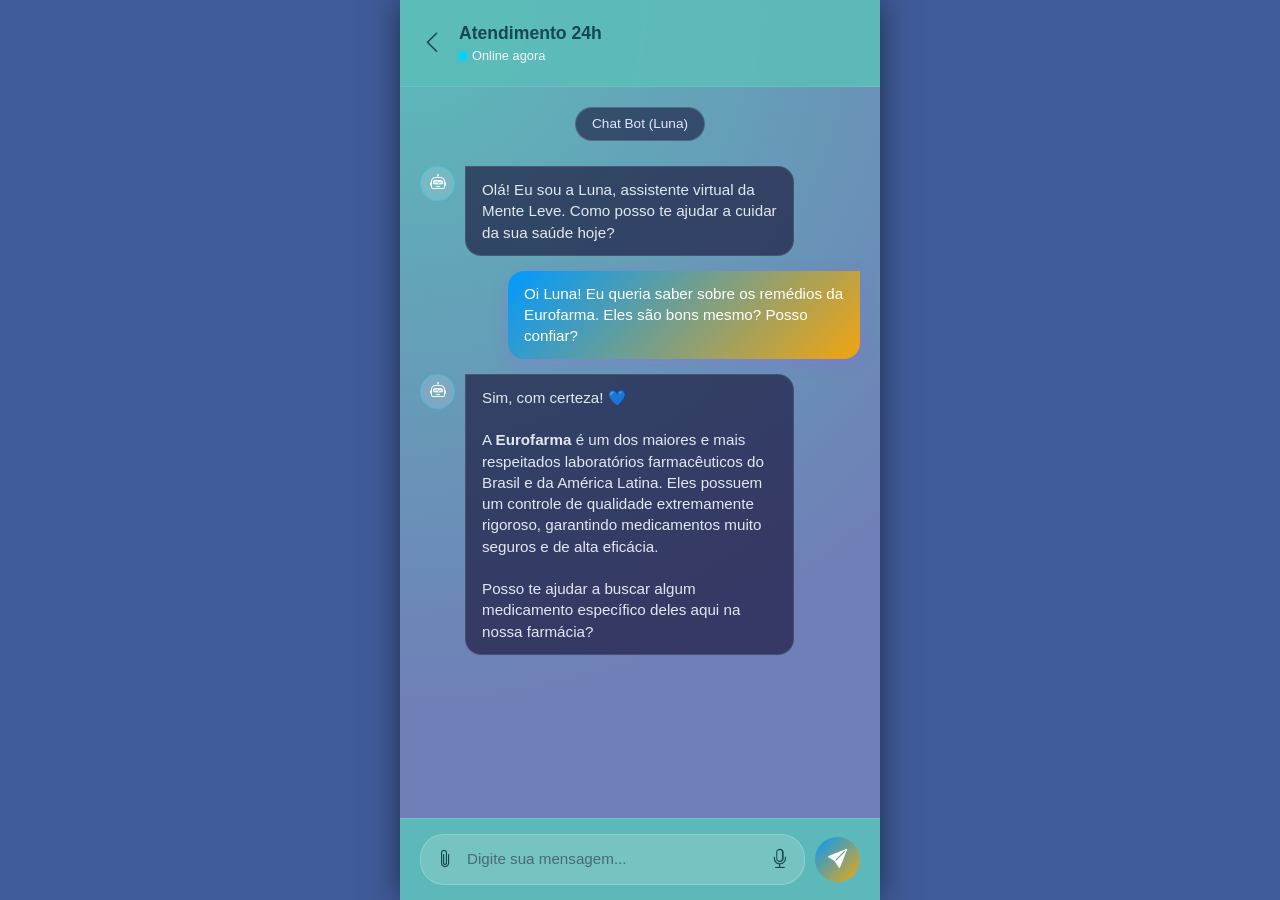
<file: Atendimento.html>
<!DOCTYPE html>
<html lang="pt-BR">

<head>
  <meta charset="UTF-8">
  <meta name="viewport" content="width=device-width, initial-scale=1.0">
  <title>Mente Leve - Atendimento 24h</title>
  <!-- Bootstrap 5 CSS -->
  <link href="https://cdn.jsdelivr.net/npm/bootstrap@5.3.2/dist/css/bootstrap.min.css" rel="stylesheet">
  <!-- Bootstrap Icons -->
  <link rel="stylesheet" href="https://cdn.jsdelivr.net/npm/bootstrap-icons@1.11.1/font/bootstrap-icons.css">
  <link rel="stylesheet" href="Atendimento/atendimento.css">

</head>

<body>

  <div class="app-container">

    <!-- Cabeçalho Fixo -->
    <header class="top-header">
      <a href="index.html" class="btn-back">
        <i class="bi bi-chevron-left"></i>
      </a>
      <div class="header-info">
        <div class="header-title">Atendimento 24h</div>
        <div class="header-subtitle">
          <span class="status-dot"></span> Online agora
        </div>
      </div>
    </header>

    <!-- Área do Chat -->
    <div class="chat-container">

      <div class="chat-bot-badge">Chat Bot (Luna)</div>

      <!-- Mensagem do Bot (Início) -->
      <div class="message-bot">
        <div class="bot-avatar"><i class="bi bi-robot"></i></div>
        <div class="bubble-bot">
          Olá! Eu sou a Luna, assistente virtual da Mente Leve. Como posso te ajudar a cuidar da sua saúde hoje?
        </div>
      </div>

      <!-- Mensagem do Usuário (Simulação Eurofarma) -->
      <div class="message-user">
        <div class="bubble-user">
          Oi Luna! Eu queria saber sobre os remédios da Eurofarma. Eles são bons mesmo? Posso confiar?
        </div>
      </div>

      <!-- Mensagem do Bot (Resposta Eurofarma) -->
      <div class="message-bot">
        <div class="bot-avatar"><i class="bi bi-robot"></i></div>
        <div class="bubble-bot">
          Sim, com certeza! 💙<br><br>
          A <strong>Eurofarma</strong> é um dos maiores e mais respeitados laboratórios farmacêuticos do Brasil e da
          América Latina. Eles possuem um controle de qualidade extremamente rigoroso, garantindo medicamentos muito
          seguros e de alta eficácia.<br><br>
          Posso te ajudar a buscar algum medicamento específico deles aqui na nossa farmácia?
        </div>
      </div>

    </div>

    <!-- Área de Digitação Fixa no Rodapé -->
    <div class="chat-input-area">
      <div class="chat-input-box">
        <i class="bi bi-paperclip"></i>
        <input type="text" placeholder="Digite sua mensagem...">
        <i class="bi bi-mic"></i>
      </div>
      <button class="btn-send">
        <i class="bi bi-send-fill"></i>
      </button>
    </div>

  </div> <!-- Fim App Container -->

</body>

</html>
</file>
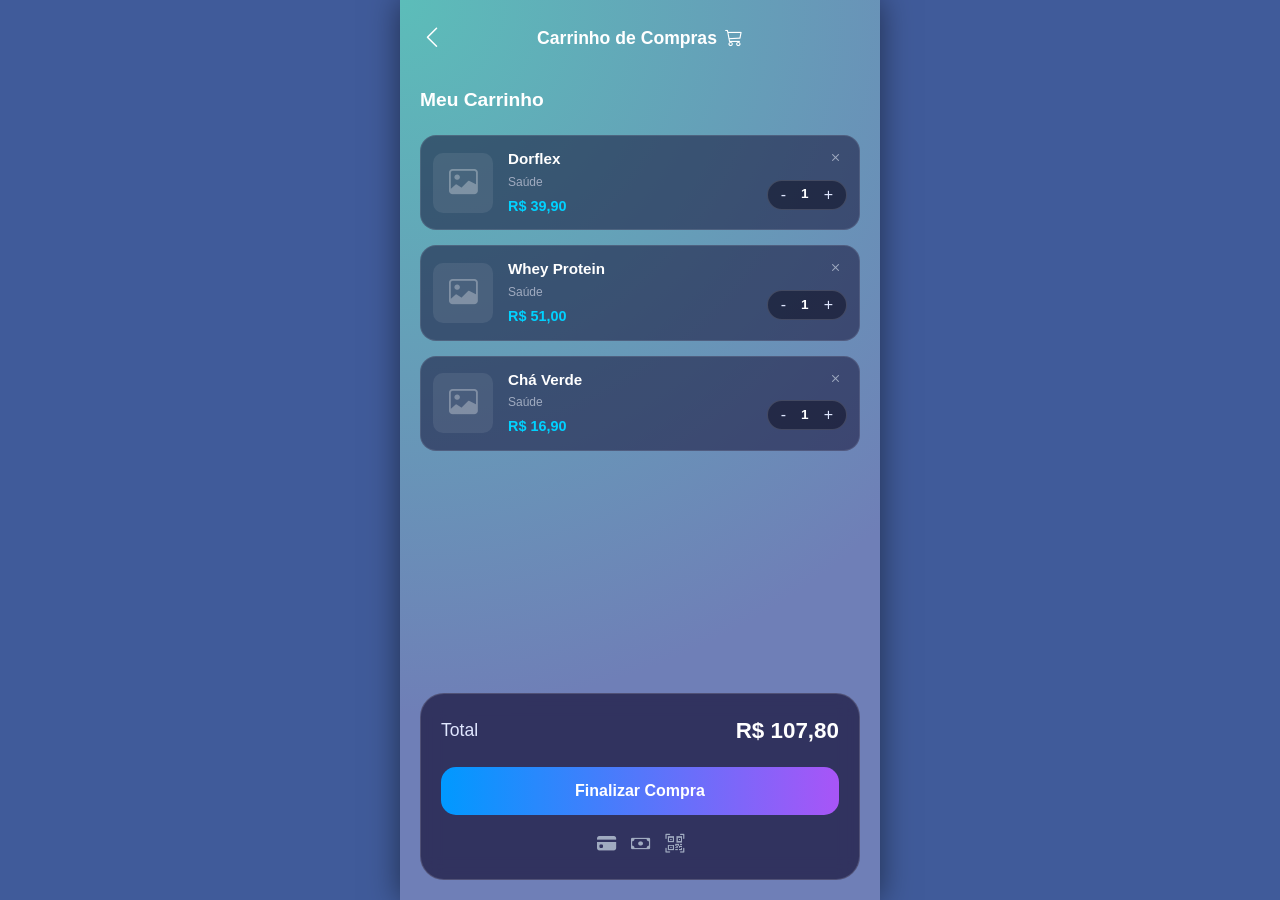
<file: carrinho.html>
<!DOCTYPE html>
<html lang="pt-BR">

<head>
  <meta charset="UTF-8">
  <meta name="viewport" content="width=device-width, initial-scale=1.0">
  <title>Mente Leve - Carrinho</title>
  <!-- Bootstrap 5 CSS -->
  <link href="https://cdn.jsdelivr.net/npm/bootstrap@5.3.2/dist/css/bootstrap.min.css" rel="stylesheet">
  <!-- Bootstrap Icons -->
  <link rel="stylesheet" href="https://cdn.jsdelivr.net/npm/bootstrap-icons@1.11.1/font/bootstrap-icons.css">
  <link rel="stylesheet" href="Carrinho/carrinho.css">

</head>

<body>

  <div class="app-container">

    <!-- Cabeçalho -->
    <header class="top-header">
      <!-- Botão Voltar (Ajuste o href para a página da farmácia) -->
      <a href="FarmaciaDigital.html" class="btn-back">
        <i class="bi bi-chevron-left"></i>
      </a>

      <div class="header-title">
        Carrinho de Compras <i class="bi bi-cart3"></i>
      </div>
    </header>

    <div class="cart-section-title">Meu Carrinho</div>

    <!-- Lista de Itens do Carrinho -->
    <div class="cart-items-container">

      <!-- Item 1 -->
      <div class="cart-item">
        <button class="btn-remove"><i class="bi bi-x"></i></button>

        <div class="item-img-box">
          <i class="bi bi-image"></i>
        </div>

        <div class="item-info">
          <div class="item-title">Dorflex</div>
          <div class="item-category">Saúde</div>
          <div class="item-price">R$ 39,90</div>
        </div>

        <div class="quantity-control mt-4">
          <button class="qty-btn">-</button>
          <span class="qty-value">1</span>
          <button class="qty-btn">+</button>
        </div>
      </div>

      <!-- Item 2 -->
      <div class="cart-item">
        <button class="btn-remove"><i class="bi bi-x"></i></button>

        <div class="item-img-box">
          <i class="bi bi-image"></i>
        </div>

        <div class="item-info">
          <div class="item-title">Whey Protein</div>
          <div class="item-category">Saúde</div>
          <div class="item-price">R$ 51,00</div>
        </div>

        <div class="quantity-control mt-4">
          <button class="qty-btn">-</button>
          <span class="qty-value">1</span>
          <button class="qty-btn">+</button>
        </div>
      </div>

      <!-- Item 3 -->
      <div class="cart-item">
        <button class="btn-remove"><i class="bi bi-x"></i></button>

        <div class="item-img-box">
          <i class="bi bi-image"></i>
        </div>

        <div class="item-info">
          <div class="item-title">Chá Verde</div>
          <div class="item-category">Saúde</div>
          <div class="item-price">R$ 16,90</div>
        </div>

        <div class="quantity-control mt-4">
          <button class="qty-btn">-</button>
          <span class="qty-value">1</span>
          <button class="qty-btn">+</button>
        </div>
      </div>

    </div> <!-- Fim da Lista de Itens -->

    <!-- Resumo e Checkout -->
    <div class="checkout-area">
      <div class="total-row">
        <span class="total-label">Total</span>
        <span class="total-value">R$ 107,80</span>
      </div>

      <button class="btn-checkout">Finalizar Compra</button>

      <!-- Ícones de Pagamento -->
      <div class="payment-methods">
        <i class="bi bi-credit-card-fill"></i>
        <i class="bi bi-cash"></i>
        <i class="bi bi-qr-code-scan"></i>
      </div>
    </div>

  </div> <!-- Fim do App Container -->

</body>

</html>
</file>
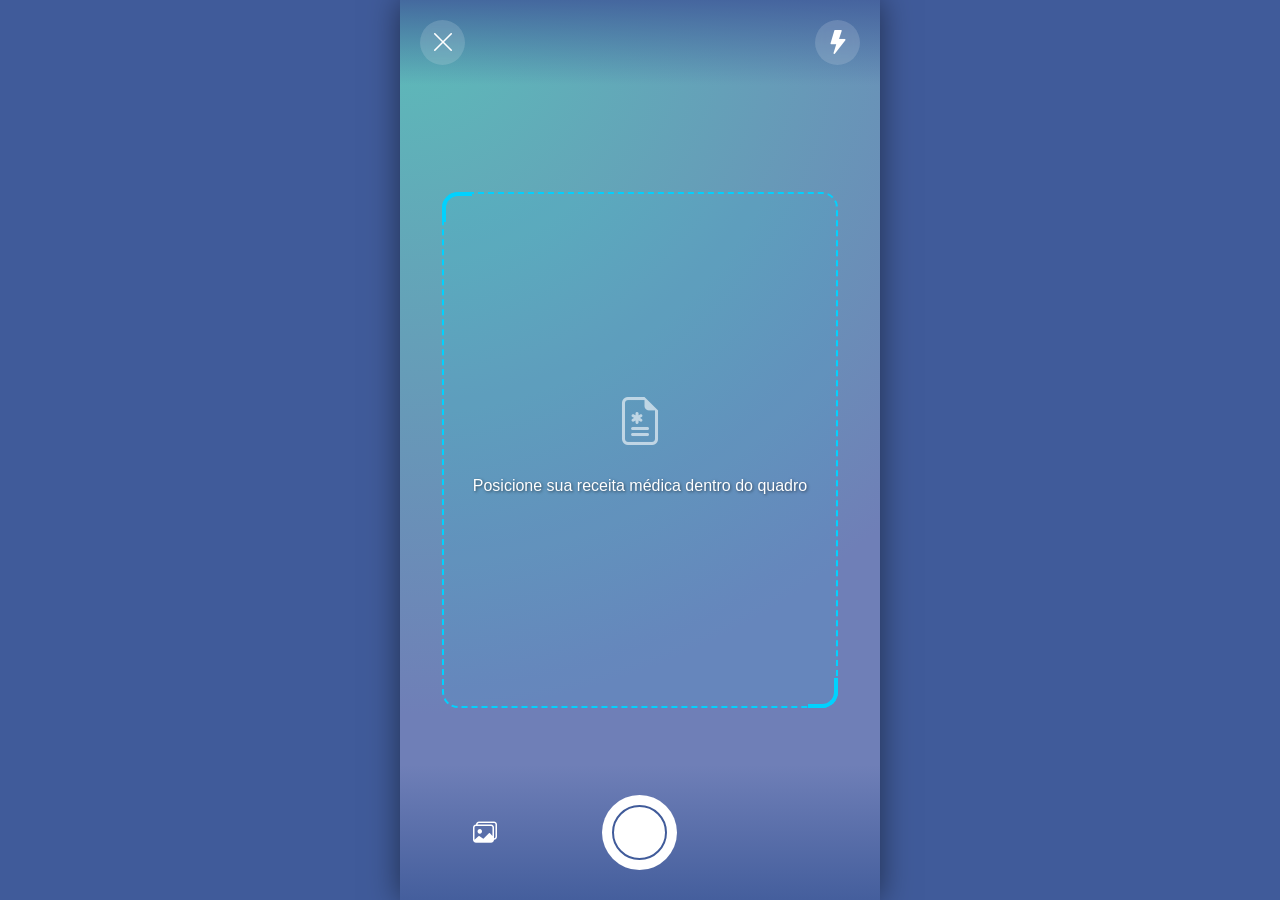
<file: LeitorReceita.html>
<!DOCTYPE html>
<html lang="pt-BR">

<head>
    <meta charset="UTF-8">
    <meta name="viewport" content="width=device-width, initial-scale=1.0">
    <title>Mente Leve - Câmera / Leitor</title>
    <!-- Bootstrap 5 CSS -->
    <link href="https://cdn.jsdelivr.net/npm/bootstrap@5.3.2/dist/css/bootstrap.min.css" rel="stylesheet">
    <!-- Bootstrap Icons -->
    <link rel="stylesheet" href="https://cdn.jsdelivr.net/npm/bootstrap-icons@1.11.1/font/bootstrap-icons.css">
    <link rel="stylesheet" href="Leitorreceita/leitorreceita.css">

</head>

<body>

    <div class="app-container">

        <!-- Cabeçalho (Botão Voltar e Flash) -->
        <header class="top-header">
            <a href="perfil.html" class="btn-action">
                <i class="bi bi-x-lg"></i> <!-- Ícone de fechar em vez de seta, padrão para câmeras -->
            </a>
            <a href="#" class="btn-action">
                <i class="bi bi-lightning-fill"></i>
            </a>
        </header>

        <!-- Área de Foco -->
        <div class="camera-area">
            <div class="viewfinder">
                <i class="bi bi-file-earmark-medical"></i>
                <p>Posicione sua receita médica dentro do quadro</p>
            </div>
        </div>

        <!-- Controles (Botão de tirar foto e galeria) -->
        <div class="bottom-controls">
            <div class="btn-gallery">
                <i class="bi bi-images"></i>
            </div>

            <!-- Botão Central de Captura -->
            <a href="perfil.html" class="shutter-btn text-decoration-none">
                <div class="shutter-inner"></div>
            </a>

            <div class="btn-gallery" style="opacity: 0;">
                <!-- Espaçador invisível para manter o botão de captura centralizado -->
                <i class="bi bi-images"></i>
            </div>
        </div>

    </div>

</body>

</html>
</file>
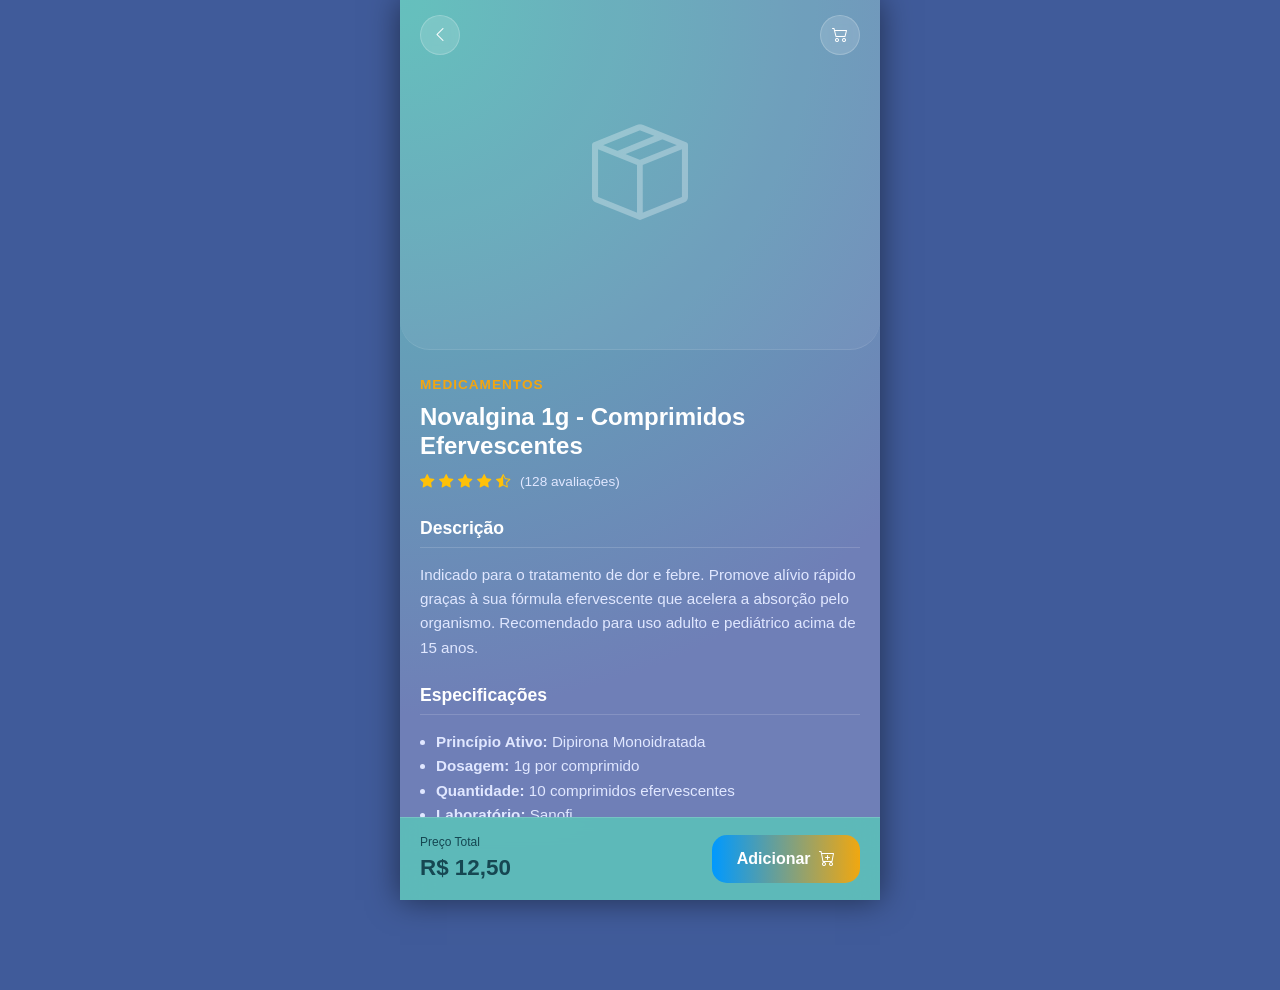
<file: ProdutoEspecs.html>
<!DOCTYPE html>
<html lang="pt-BR">

<head>
    <meta charset="UTF-8">
    <meta name="viewport" content="width=device-width, initial-scale=1.0">
    <title>Mente Leve - Produto</title>
    <!-- Bootstrap 5 CSS -->
    <link href="https://cdn.jsdelivr.net/npm/bootstrap@5.3.2/dist/css/bootstrap.min.css" rel="stylesheet">
    <!-- Bootstrap Icons -->
    <link rel="stylesheet" href="https://cdn.jsdelivr.net/npm/bootstrap-icons@1.11.1/font/bootstrap-icons.css">
    <link rel="stylesheet" href="ProdutoEspecs/ProdutoEspecs.css">
</head>

<body>

    <div class="app-container">

        <!-- Cabeçalho Flutuante -->
        <header class="top-header">
            <a href="FarmaciaDigital.html" class="btn-action">
                <i class="bi bi-chevron-left"></i>
            </a>
            <a href="carrinho.html" class="btn-action">
                <i class="bi bi-cart2"></i>
            </a>
        </header>

        <!-- Imagem do Produto -->
        <div class="product-hero">
            <!-- Substitua a tag <i> pela imagem real depois -->
            <i class="bi bi-box-seam"></i>
        </div>

        <!-- Informações -->
        <div class="product-info-section">

            <div class="product-category">Medicamentos</div>
            <h1 class="product-title">Novalgina 1g - Comprimidos Efervescentes</h1>

            <div class="product-rating">
                <i class="bi bi-star-fill"></i>
                <i class="bi bi-star-fill"></i>
                <i class="bi bi-star-fill"></i>
                <i class="bi bi-star-fill"></i>
                <i class="bi bi-star-half"></i>
                <span class="rating-text">(128 avaliações)</span>
            </div>

            <h2 class="section-title">Descrição</h2>
            <p class="product-description">
                Indicado para o tratamento de dor e febre. Promove alívio rápido graças à sua fórmula efervescente que
                acelera a absorção pelo organismo.
                Recomendado para uso adulto e pediátrico acima de 15 anos.
            </p>

            <h2 class="section-title">Especificações</h2>
            <ul class="product-description ps-3">
                <li><strong>Princípio Ativo:</strong> Dipirona Monoidratada</li>
                <li><strong>Dosagem:</strong> 1g por comprimido</li>
                <li><strong>Quantidade:</strong> 10 comprimidos efervescentes</li>
                <li><strong>Laboratório:</strong> Sanofi</li>
            </ul>

        </div>

        <!-- Barra de Compra Fixa -->
        <div class="bottom-buy-bar">
            <div class="price-block">
                <span class="price-label">Preço Total</span>
                <span class="price-value">R$ 12,50</span>
            </div>
            <a href="FarmaciaDigital.html" class="btn-buy">Adicionar <i class="bi bi-cart-plus ms-1"></i></a>
        </div>

    </div> <!-- Fim App Container -->

</body>

</html>
</file>
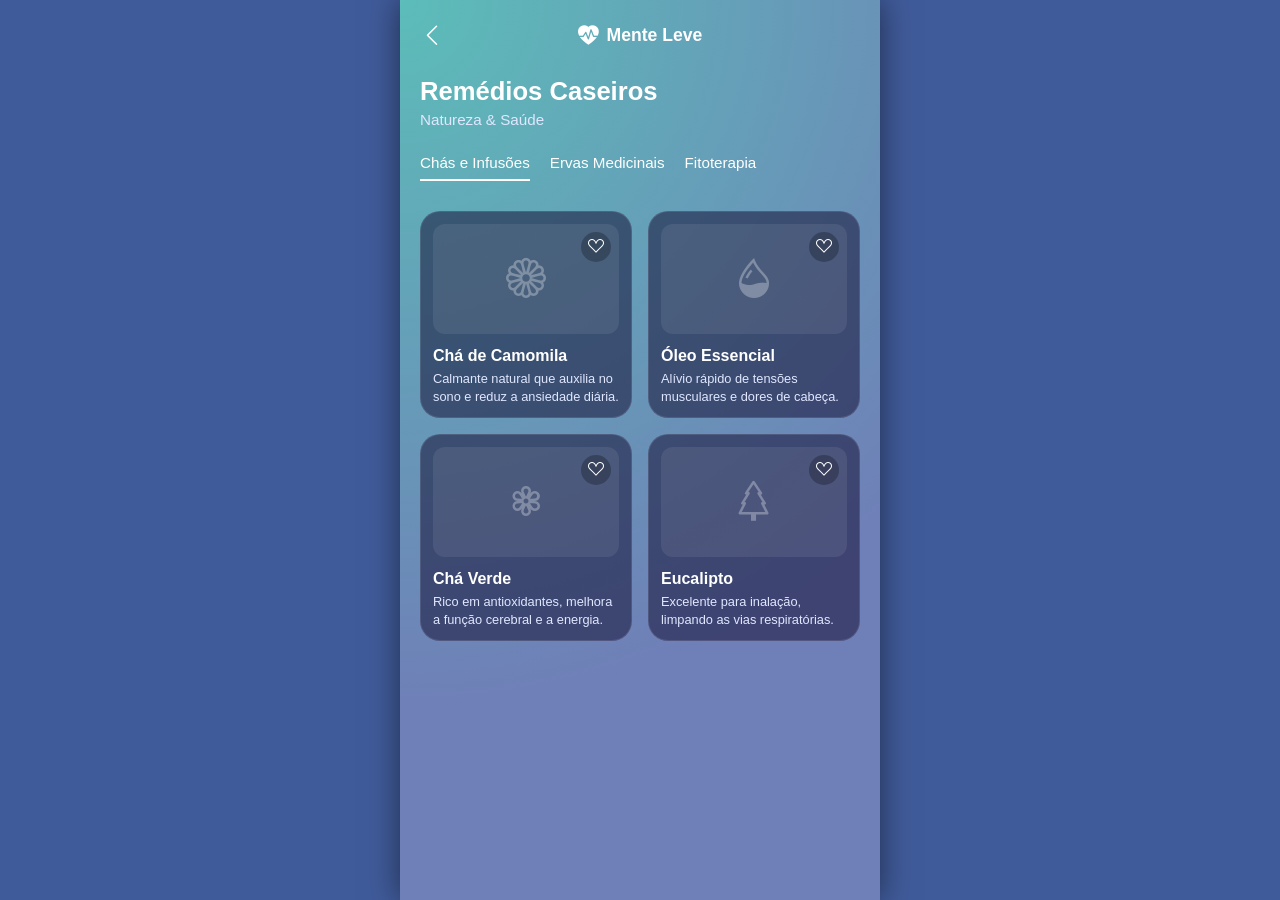
<file: RemediosCaseiros.html>
<!DOCTYPE html>
<html lang="pt-BR">

<head>
  <meta charset="UTF-8">
  <meta name="viewport" content="width=device-width, initial-scale=1.0">
  <title>Mente Leve - Remédios Caseiros</title>
  <!-- Bootstrap 5 CSS -->
  <link href="https://cdn.jsdelivr.net/npm/bootstrap@5.3.2/dist/css/bootstrap.min.css" rel="stylesheet">
  <!-- Bootstrap Icons -->
  <link rel="stylesheet" href="https://cdn.jsdelivr.net/npm/bootstrap-icons@1.11.1/font/bootstrap-icons.css">
  <link rel="stylesheet" href="Remedios Caseiros/RemediosCaseiros.css">
</head>

<body>

  <div class="app-container">

    <!-- Cabeçalho -->
    <header class="top-header">
      <!-- Botão Voltar -->
      <a href="FarmaciaDigital.html" class="btn-back">
        <i class="bi bi-chevron-left"></i>
      </a>

      <div class="logo-text">
        <i class="bi bi-heart-pulse-fill"></i> Mente Leve
      </div>
    </header>

    <!-- Títulos da Página -->
    <h1 class="page-title">Remédios Caseiros</h1>
    <div class="page-subtitle">Natureza & Saúde</div>

    <!-- Filtros / Categorias -->
    <div class="categories-text-scroll">
      <a class="category-link active">Chás e Infusões</a>
      <a class="category-link">Ervas Medicinais</a>
      <a class="category-link">Fitoterapia</a>
    </div>

    <!-- Grid de Opções Naturais -->
    <div class="row g-3">

      <!-- Card 1 -->
      <div class="col-6">
        <div class="remedy-card">
          <button class="btn-favorite"><i class="bi bi-suit-heart"></i></button>
          <div class="remedy-img-box">
            <!-- Substitua pelo <img> real -->
            <i class="bi bi-flower1"></i>
          </div>
          <div class="remedy-title">Chá de Camomila</div>
          <div class="remedy-desc">Calmante natural que auxilia no sono e reduz a ansiedade diária.</div>
        </div>
      </div>

      <!-- Card 2 -->
      <div class="col-6">
        <div class="remedy-card">
          <button class="btn-favorite"><i class="bi bi-suit-heart"></i></button>
          <div class="remedy-img-box">
            <i class="bi bi-droplet-half"></i>
          </div>
          <div class="remedy-title">Óleo Essencial</div>
          <div class="remedy-desc">Alívio rápido de tensões musculares e dores de cabeça.</div>
        </div>
      </div>

      <!-- Card 3 -->
      <div class="col-6">
        <div class="remedy-card">
          <button class="btn-favorite"><i class="bi bi-suit-heart"></i></button>
          <div class="remedy-img-box">
            <i class="bi bi-flower3"></i>
          </div>
          <div class="remedy-title">Chá Verde</div>
          <div class="remedy-desc">Rico em antioxidantes, melhora a função cerebral e a energia.</div>
        </div>
      </div>

      <!-- Card 4 -->
      <div class="col-6">
        <div class="remedy-card">
          <button class="btn-favorite"><i class="bi bi-suit-heart"></i></button>
          <div class="remedy-img-box">
            <i class="bi bi-tree"></i>
          </div>
          <div class="remedy-title">Eucalipto</div>
          <div class="remedy-desc">Excelente para inalação, limpando as vias respiratórias.</div>
        </div>
      </div>

    </div> <!-- Fim Grid -->

  </div> <!-- Fim App Container -->

</body>

</html>
</file>
<file: Atendimento/atendimento.css>
/* =========================================
   CONFIGURAÇÕES GERAIS E FUNDO (PADRONIZADO)
   ========================================= */
body {
    background: #405b9a;
    font-family: 'Segoe UI', Tahoma, Geneva, Verdana, sans-serif;
    color: #ffffff;
    margin: 0;
    height: 100vh;
    display: flex;
    flex-direction: column;
    overflow: hidden;
}

.app-container {
    max-width: 480px;
    margin: 0 auto;
    display: flex;
    flex-direction: column;
    height: 100%;
    width: 100%;
    position: relative;
    background: radial-gradient(circle at top left, #5cbdb9 0%, #6f7fb7 70%);
    box-shadow: 0 0 30px rgba(0, 0, 0, 0.5);
}

/* =========================================
   CABEÇALHO COM BOTÃO VOLTAR
   ========================================= */
.top-header {
    display: flex;
    align-items: center;
    padding: 20px;
    background: rgba(92, 189, 185, 0.9);
    backdrop-filter: blur(10px);
    border-bottom: 1px solid rgba(255, 255, 255, 0.1);
    z-index: 10;
}

.btn-back {
    color: #164752;
    font-size: 1.5rem;
    text-decoration: none;
    transition: opacity 0.2s;
    margin-right: 15px;
}

.btn-back:hover {
    opacity: 0.8;
    color: #164752;
}

.header-info {
    display: flex;
    flex-direction: column;
}

.header-title {
    font-size: 1.1rem;
    font-weight: 600;
    color: #164752;
    display: flex;
    align-items: center;
    gap: 8px;
}

.header-subtitle {
    font-size: 0.8rem;
    color: rgba(255, 255, 255, 0.914);
    display: flex;
    align-items: center;
    gap: 5px;
}

.status-dot {
    width: 8px;
    height: 8px;
    background-color: #00d2ff;
    border-radius: 50%;
    box-shadow: 0 0 8px #00d2ff;
}

/* =========================================
   ÁREA DE MENSAGENS (CHAT)
   ========================================= */
.chat-container {
    flex: 1;
    padding: 20px;
    overflow-y: auto;
    display: flex;
    flex-direction: column;
    gap: 15px;
    scrollbar-width: none;
    -ms-overflow-style: none;
}

.chat-container::-webkit-scrollbar {
    display: none;
}

.chat-bot-badge {
    align-self: center;
    background: rgba(23, 19, 58, 0.6);
    border: 1px solid rgba(255, 255, 255, 0.15);
    padding: 6px 16px;
    border-radius: 20px;
    font-size: 0.85rem;
    color: #e0e7ff;
    margin-bottom: 10px;
}

.message-bot {
    align-self: flex-start;
    display: flex;
    gap: 10px;
    max-width: 85%;
}

.bot-avatar {
    width: 35px;
    height: 35px;
    background: rgba(255, 255, 255, 0.15);
    border-radius: 50%;
    display: flex;
    align-items: center;
    justify-content: center;
    flex-shrink: 0;
    color: rgba(255, 255, 255, 0.914);
    border: 1px solid rgba(0, 210, 255, 0.4);
}

.bubble-bot {
    background: rgba(23, 19, 58, 0.65);
    border: 1px solid rgba(255, 255, 255, 0.1);
    padding: 12px 16px;
    border-radius: 0 16px 16px 16px;
    font-size: 0.95rem;
    color: #e2e8f0;
    line-height: 1.4;
}

.message-user {
    align-self: flex-end;
    max-width: 80%;
}

.bubble-user {
    background: linear-gradient(135deg, #0099ff 0%, rgb(255, 166, 0, 0.914) 100%);
    padding: 12px 16px;
    border-radius: 16px 0 16px 16px;
    font-size: 0.95rem;
    color: #ffffff;
    line-height: 1.4;
    box-shadow: 0 4px 15px rgba(168, 85, 247, 0.25);
}

/* =========================================
   ÁREA DE DIGITAÇÃO (INPUT)
   ========================================= */
.chat-input-area {
    padding: 15px 20px;
    background: rgba(92, 189, 185, 0.95);
    backdrop-filter: blur(10px);
    border-top: 1px solid rgba(255, 255, 255, 0.1);
    display: flex;
    gap: 10px;
    align-items: center;
}

.chat-input-box {
    flex: 1;
    background: rgba(255, 255, 255, 0.15);
    border: 1px solid rgba(255, 255, 255, 0.2);
    border-radius: 24px;
    padding: 10px 15px;
    display: flex;
    align-items: center;
    gap: 10px;
}

.chat-input-box input {
    background: transparent;
    border: none;
    color: #164752;
    width: 100%;
    outline: none;
    font-size: 0.95rem;
}

.chat-input-box input::placeholder {
    color: #4a6a75;
}

.chat-input-box i {
    color: #164752;
    font-size: 1.2rem;
    cursor: pointer;
}

.btn-send {
    width: 45px;
    height: 45px;
    background: linear-gradient(135deg, #0099ff 0%, rgb(255, 166, 0, 0.914) 100%);
    border: none;
    border-radius: 50%;
    display: flex;
    align-items: center;
    justify-content: center;
    color: white;
    font-size: 1.2rem;
    transition: transform 0.2s;
}

.btn-send:hover {
    transform: scale(1.05);
}
</file>
<file: Carrinho/carrinho.css>
/* =========================================
   CONFIGURAÇÕES GERAIS E FUNDO (PADRONIZADO)
   ========================================= */
body {
    background: #405b9a;
    font-family: 'Segoe UI', Tahoma, Geneva, Verdana, sans-serif;
    color: #ffffff;
    margin: 0;
    min-height: 100vh;
    display: flex;
    flex-direction: column;
}

.app-container {
    max-width: 480px;
    margin: 0 auto;
    padding: 20px;
    flex: 1;
    display: flex;
    flex-direction: column;
    width: 100%;
    background: radial-gradient(circle at top left, #5cbdb9 0%, #6f7fb7 70%);
    min-height: 100vh;
    box-shadow: 0 0 30px rgba(0, 0, 0, 0.5);
}

/* =========================================
   CABEÇALHO COM BOTÃO VOLTAR
   ========================================= */
.top-header {
    display: flex;
    align-items: center;
    margin-bottom: 30px;
    position: relative;
}

.btn-back {
    color: #ffffff;
    font-size: 1.5rem;
    text-decoration: none;
    transition: opacity 0.2s;
}

.btn-back:hover {
    opacity: 0.8;
    color: #ffffff;
}

.header-title {
    position: absolute;
    left: 50%;
    transform: translateX(-50%);
    font-size: 1.1rem;
    font-weight: 600;
    display: flex;
    align-items: center;
    gap: 8px;
    color: #ffffff;
}

.header-title i {
    color: #ffffff;
}

/* =========================================
   ITENS DO CARRINHO
   ========================================= */
.cart-section-title {
    font-size: 1.2rem;
    font-weight: bold;
    margin-bottom: 20px;
}

.cart-items-container {
    flex: 1;
    overflow-y: auto;
    padding-bottom: 20px;
    scrollbar-width: none;
}

.cart-items-container::-webkit-scrollbar {
    display: none;
}

.cart-item {
    background: rgba(23, 19, 58, 0.55);
    border: 1px solid rgba(255, 255, 255, 0.1);
    border-radius: 16px;
    padding: 12px;
    margin-bottom: 15px;
    display: flex;
    align-items: center;
    position: relative;
}

.btn-remove {
    position: absolute;
    top: 10px;
    right: 15px;
    color: #a0abc0;
    background: none;
    border: none;
    font-size: 1rem;
    padding: 0;
}

.btn-remove:hover {
    color: #ff4757;
}

.item-img-box {
    width: 60px;
    height: 60px;
    background: rgba(255, 255, 255, 0.08);
    border-radius: 10px;
    display: flex;
    align-items: center;
    justify-content: center;
    margin-right: 15px;
    flex-shrink: 0;
}

.item-img-box i {
    font-size: 1.8rem;
    color: rgba(255, 255, 255, 0.3);
}

.item-info {
    flex-grow: 1;
}

.item-title {
    font-size: 0.95rem;
    font-weight: 600;
    margin-bottom: 2px;
}

.item-category {
    font-size: 0.75rem;
    color: #a0abc0;
    margin-bottom: 5px;
}

.item-price {
    font-size: 0.9rem;
    color: #00d2ff;
    font-weight: bold;
}

.quantity-control {
    display: flex;
    align-items: center;
    background: rgba(10, 11, 28, 0.5);
    border-radius: 20px;
    padding: 2px 8px;
    border: 1px solid rgba(255, 255, 255, 0.15);
}

.qty-btn {
    background: none;
    border: none;
    color: #e0e7ff;
    font-size: 1rem;
    padding: 0 5px;
}

.qty-btn:hover {
    color: #fff;
}

.qty-value {
    font-size: 0.85rem;
    font-weight: 600;
    margin: 0 10px;
}

/* =========================================
   ÁREA DE TOTAL E FINALIZAR
   ========================================= */
.checkout-area {
    background: rgba(23, 19, 58, 0.7);
    border: 1px solid rgba(255, 255, 255, 0.15);
    border-radius: 24px;
    padding: 20px;
    margin-top: auto;
    backdrop-filter: blur(10px);
}

.total-row {
    display: flex;
    justify-content: space-between;
    align-items: center;
    margin-bottom: 20px;
}

.total-label {
    font-size: 1.1rem;
    color: #e0e7ff;
}

.total-value {
    font-size: 1.4rem;
    font-weight: bold;
    color: #fff;
}

.btn-checkout {
    background: linear-gradient(90deg, #0099ff 0%, #a855f7 100%);
    color: white;
    border: none;
    border-radius: 15px;
    padding: 12px;
    width: 100%;
    font-size: 1rem;
    font-weight: 600;
    transition: opacity 0.3s;
}

.btn-checkout:hover {
    opacity: 0.9;
}

.payment-methods {
    display: flex;
    justify-content: center;
    gap: 15px;
    margin-top: 15px;
    color: #a0abc0;
    font-size: 1.2rem;
}
</file>
<file: Leitorreceita/leitorreceita.css>
/* =========================================
   FUNDO SIMULANDO CÂMERA (PADRONIZADO)
   ========================================= */
body {
    background: #405b9a;
    font-family: 'Segoe UI', Tahoma, Geneva, Verdana, sans-serif;
    color: #ffffff;
    margin: 0;
    height: 100vh;
    overflow: hidden;
}

.app-container {
    max-width: 480px;
    margin: 0 auto;
    height: 100vh;
    display: flex;
    flex-direction: column;
    position: relative;
    background: radial-gradient(circle at top left, #5cbdb9 0%, #6f7fb7 70%);
    box-shadow: 0 0 30px rgba(0, 0, 0, 0.5);
}

/* =========================================
   CABEÇALHO FLUTUANTE SOBRE A CÂMERA
   ========================================= */
.top-header {
    display: flex;
    align-items: center;
    justify-content: space-between;
    padding: 20px;
    position: absolute;
    top: 0;
    left: 0;
    width: 100%;
    z-index: 10;
    background: linear-gradient(to bottom, rgba(64, 91, 154, 0.85) 0%, transparent 100%);
}

.btn-action {
    color: #ffffff;
    font-size: 1.5rem;
    text-decoration: none;
    background: rgba(255, 255, 255, 0.15);
    border-radius: 50%;
    width: 45px;
    height: 45px;
    display: flex;
    align-items: center;
    justify-content: center;
    backdrop-filter: blur(5px);
    transition: background 0.2s;
}

.btn-action:hover {
    background: rgba(255, 255, 255, 0.3);
    color: #ffffff;
}

/* =========================================
   ÁREA DA MIRA (VIEWFINDER)
   ========================================= */
.camera-area {
    flex: 1;
    display: flex;
    align-items: center;
    justify-content: center;
    padding: 20px;
}

.viewfinder {
    width: 90%;
    height: 60%;
    border: 2px dashed #00d2ff;
    border-radius: 16px;
    background: rgba(0, 210, 255, 0.08);
    display: flex;
    flex-direction: column;
    align-items: center;
    justify-content: center;
    text-align: center;
    position: relative;
}

.viewfinder::before,
.viewfinder::after {
    content: '';
    position: absolute;
    width: 30px;
    height: 30px;
    border: 4px solid #00d2ff;
}

.viewfinder::before {
    top: -2px;
    left: -2px;
    border-right: none;
    border-bottom: none;
    border-top-left-radius: 16px;
}

.viewfinder::after {
    bottom: -2px;
    right: -2px;
    border-left: none;
    border-top: none;
    border-bottom-right-radius: 16px;
}

.viewfinder i {
    font-size: 3rem;
    color: rgba(255, 255, 255, 0.6);
    margin-bottom: 15px;
}

.viewfinder p {
    color: #ffffff;
    font-weight: 500;
    text-shadow: 1px 1px 3px rgba(0, 0, 0, 0.5);
    padding: 0 20px;
}

/* =========================================
   CONTROLES INFERIORES
   ========================================= */
.bottom-controls {
    position: absolute;
    bottom: 0;
    left: 0;
    width: 100%;
    padding: 30px 20px;
    display: flex;
    align-items: center;
    justify-content: space-around;
    background: linear-gradient(to top, rgba(64, 91, 154, 0.9) 0%, transparent 100%);
}

.shutter-btn {
    width: 75px;
    height: 75px;
    border-radius: 50%;
    background: #ffffff;
    border: 5px solid rgba(255, 255, 255, 0.4);
    cursor: pointer;
    transition: transform 0.1s;
    display: flex;
    align-items: center;
    justify-content: center;
}

.shutter-btn:active {
    transform: scale(0.95);
    background: #e2e8f0;
}

.shutter-inner {
    width: 55px;
    height: 55px;
    border-radius: 50%;
    border: 2px solid #405b9a;
}

.btn-gallery {
    color: #ffffff;
    font-size: 1.5rem;
    cursor: pointer;
}
</file>
<file: ProdutoEspecs/ProdutoEspecs.css>
/* =========================================
   CONFIGURAÇÕES GERAIS (PADRONIZADO)
   ========================================= */
body {
    background: #405b9a;
    font-family: 'Segoe UI', Tahoma, Geneva, Verdana, sans-serif;
    color: #ffffff;
    margin: 0;
    padding-bottom: 90px;
    min-height: 100vh;
}

.app-container {
    max-width: 480px;
    margin: 0 auto;
    background: radial-gradient(circle at top left, #5cbdb9 0%, #6f7fb7 70%);
    min-height: 100vh;
    box-shadow: 0 0 30px rgba(0, 0, 0, 0.5);
    position: relative;
}

/* =========================================
   CABEÇALHO FLUTUANTE
   ========================================= */
.top-header {
    display: flex;
    justify-content: space-between;
    align-items: center;
    padding: 15px 20px;
    position: absolute;
    top: 0;
    width: 100%;
    z-index: 10;
}

.btn-action {
    background: rgba(255, 255, 255, 0.15);
    border: 1px solid rgba(255, 255, 255, 0.2);
    color: #ffffff;
    width: 40px;
    height: 40px;
    border-radius: 50%;
    display: flex;
    align-items: center;
    justify-content: center;
    text-decoration: none;
    backdrop-filter: blur(5px);
}

/* =========================================
   IMAGEM DO PRODUTO (HERO)
   ========================================= */
.product-hero {
    width: 100%;
    height: 350px;
    background: rgba(255, 255, 255, 0.06);
    border-bottom: 1px solid rgba(255, 255, 255, 0.1);
    display: flex;
    align-items: center;
    justify-content: center;
    border-radius: 0 0 30px 30px;
    overflow: hidden;
}

.product-hero i {
    font-size: 6rem;
    color: rgba(255, 255, 255, 0.3);
}

/* =========================================
   INFORMAÇÕES DO PRODUTO
   ========================================= */
.product-info-section {
    padding: 25px 20px;
}

.product-category {
    color: rgb(255, 166, 0, 0.914);
    font-size: 0.85rem;
    font-weight: 600;
    text-transform: uppercase;
    letter-spacing: 1px;
    margin-bottom: 8px;
}

.product-title {
    font-size: 1.5rem;
    font-weight: 700;
    margin-bottom: 10px;
    line-height: 1.2;
}

.product-rating {
    display: flex;
    align-items: center;
    gap: 5px;
    color: #ffc107;
    font-size: 0.9rem;
    margin-bottom: 20px;
}

.rating-text {
    color: #e0e7ff;
    font-size: 0.85rem;
    margin-left: 5px;
}

.section-title {
    font-size: 1.1rem;
    font-weight: 600;
    margin-bottom: 15px;
    margin-top: 25px;
    border-bottom: 1px solid rgba(255, 255, 255, 0.15);
    padding-bottom: 8px;
}

.product-description {
    color: #e0e7ff;
    font-size: 0.95rem;
    line-height: 1.6;
}

/* =========================================
   BARRA DE COMPRA (FIXA NO RODAPÉ)
   ========================================= */
.bottom-buy-bar {
    position: fixed;
    bottom: 0;
    left: 50%;
    transform: translateX(-50%);
    width: 100%;
    max-width: 480px;
    background: rgba(92, 189, 185, 0.95);
    backdrop-filter: blur(15px);
    border-top: 1px solid rgba(255, 255, 255, 0.15);
    padding: 15px 20px;
    display: flex;
    align-items: center;
    justify-content: space-between;
    z-index: 1000;
}

.price-block {
    display: flex;
    flex-direction: column;
}

.price-label {
    font-size: 0.75rem;
    color: #164752;
}

.price-value {
    font-size: 1.4rem;
    font-weight: 700;
    color: #164752;
}

.btn-buy {
    background: linear-gradient(90deg, #0099ff 0%, rgb(255, 166, 0, 0.914) 100%);
    color: white;
    border: none;
    border-radius: 15px;
    padding: 12px 25px;
    font-size: 1rem;
    font-weight: 600;
    transition: opacity 0.3s;
    text-decoration: none;
}

.btn-buy:hover {
    opacity: 0.9;
    color: white;
}
</file>
<file: Remedios Caseiros/RemediosCaseiros.css>
/* =========================================
   CONFIGURAÇÕES GERAIS E FUNDO (PADRONIZADO)
   ========================================= */
body {
    background: #405b9a;
    font-family: 'Segoe UI', Tahoma, Geneva, Verdana, sans-serif;
    color: #ffffff;
    margin: 0;
    min-height: 100vh;
    display: flex;
    flex-direction: column;
}

.app-container {
    max-width: 480px;
    margin: 0 auto;
    padding: 20px;
    flex: 1;
    width: 100%;
    background: radial-gradient(circle at top left, #5cbdb9 0%, #6f7fb7 70%);
    min-height: 100vh;
    box-shadow: 0 0 30px rgba(0, 0, 0, 0.5);
}

/* =========================================
   CABEÇALHO COM BOTÃO VOLTAR
   ========================================= */
.top-header {
    display: flex;
    align-items: center;
    justify-content: center;
    margin-bottom: 25px;
    position: relative;
}

.btn-back {
    position: absolute;
    left: 0;
    color: #ffffff;
    font-size: 1.5rem;
    text-decoration: none;
    transition: opacity 0.2s;
}

.btn-back:hover {
    opacity: 0.8;
    color: #ffffff;
}

.logo-text {
    font-size: 1.1rem;
    font-weight: 600;
    display: flex;
    align-items: center;
    gap: 8px;
}

.logo-text i {
    color: #ffffff;
    font-size: 1.3rem;
}

/* =========================================
   TÍTULOS E CATEGORIAS DE TEXTO
   ========================================= */
.page-title {
    font-size: 1.6rem;
    font-weight: 700;
    margin-bottom: 2px;
}

.page-subtitle {
    color: #e0e7ff;
    font-size: 0.95rem;
    margin-bottom: 20px;
}

.categories-text-scroll {
    display: flex;
    gap: 20px;
    overflow-x: auto;
    padding-bottom: 10px;
    margin-bottom: 20px;
    scrollbar-width: none;
    -ms-overflow-style: none;
    white-space: nowrap;
}

.categories-text-scroll::-webkit-scrollbar {
    display: none;
}

.category-link {
    color: #ffffff;
    font-size: 0.95rem;
    font-weight: 500;
    text-decoration: none;
    padding-bottom: 5px;
    cursor: pointer;
    transition: color 0.2s;
}

.category-link.active {
    color: #ffffff;
    border-bottom: 2px solid #ffffff;
}

.category-link:hover {
    color: #ffffff;
}

/* =========================================
   CARDS DE CONTEÚDO (GRID)
   ========================================= */
.remedy-card {
    background: rgba(23, 19, 58, 0.55);
    border: 1px solid rgba(255, 255, 255, 0.1);
    border-radius: 20px;
    padding: 12px;
    position: relative;
    height: 100%;
    display: flex;
    flex-direction: column;
    cursor: pointer;
    transition: transform 0.2s ease, background 0.2s ease;
}

.remedy-card:hover {
    transform: translateY(-3px);
    background: rgba(23, 19, 58, 0.8);
}

.btn-favorite {
    position: absolute;
    top: 20px;
    right: 20px;
    color: #ffffff;
    background: rgba(0, 0, 0, 0.25);
    border: none;
    border-radius: 50%;
    width: 30px;
    height: 30px;
    display: flex;
    align-items: center;
    justify-content: center;
    font-size: 1rem;
    z-index: 2;
    backdrop-filter: blur(5px);
}

.btn-favorite:hover {
    color: #ff4757;
}

.remedy-img-box {
    background: rgba(255, 255, 255, 0.08);
    border-radius: 12px;
    height: 110px;
    display: flex;
    align-items: center;
    justify-content: center;
    margin-bottom: 12px;
    overflow: hidden;
}

.remedy-img-box img {
    width: 100%;
    height: 100%;
    object-fit: cover;
}

.remedy-img-box i {
    font-size: 2.5rem;
    color: rgba(255, 255, 255, 0.3);
}

.remedy-title {
    font-size: 1rem;
    font-weight: 600;
    margin-bottom: 4px;
    line-height: 1.2;
}

.remedy-desc {
    font-size: 0.8rem;
    color: #e0e7ff;
    line-height: 1.4;
    display: -webkit-box;
    -webkit-line-clamp: 2;
    -webkit-box-orient: vertical;
    overflow: hidden;
}
</file>
